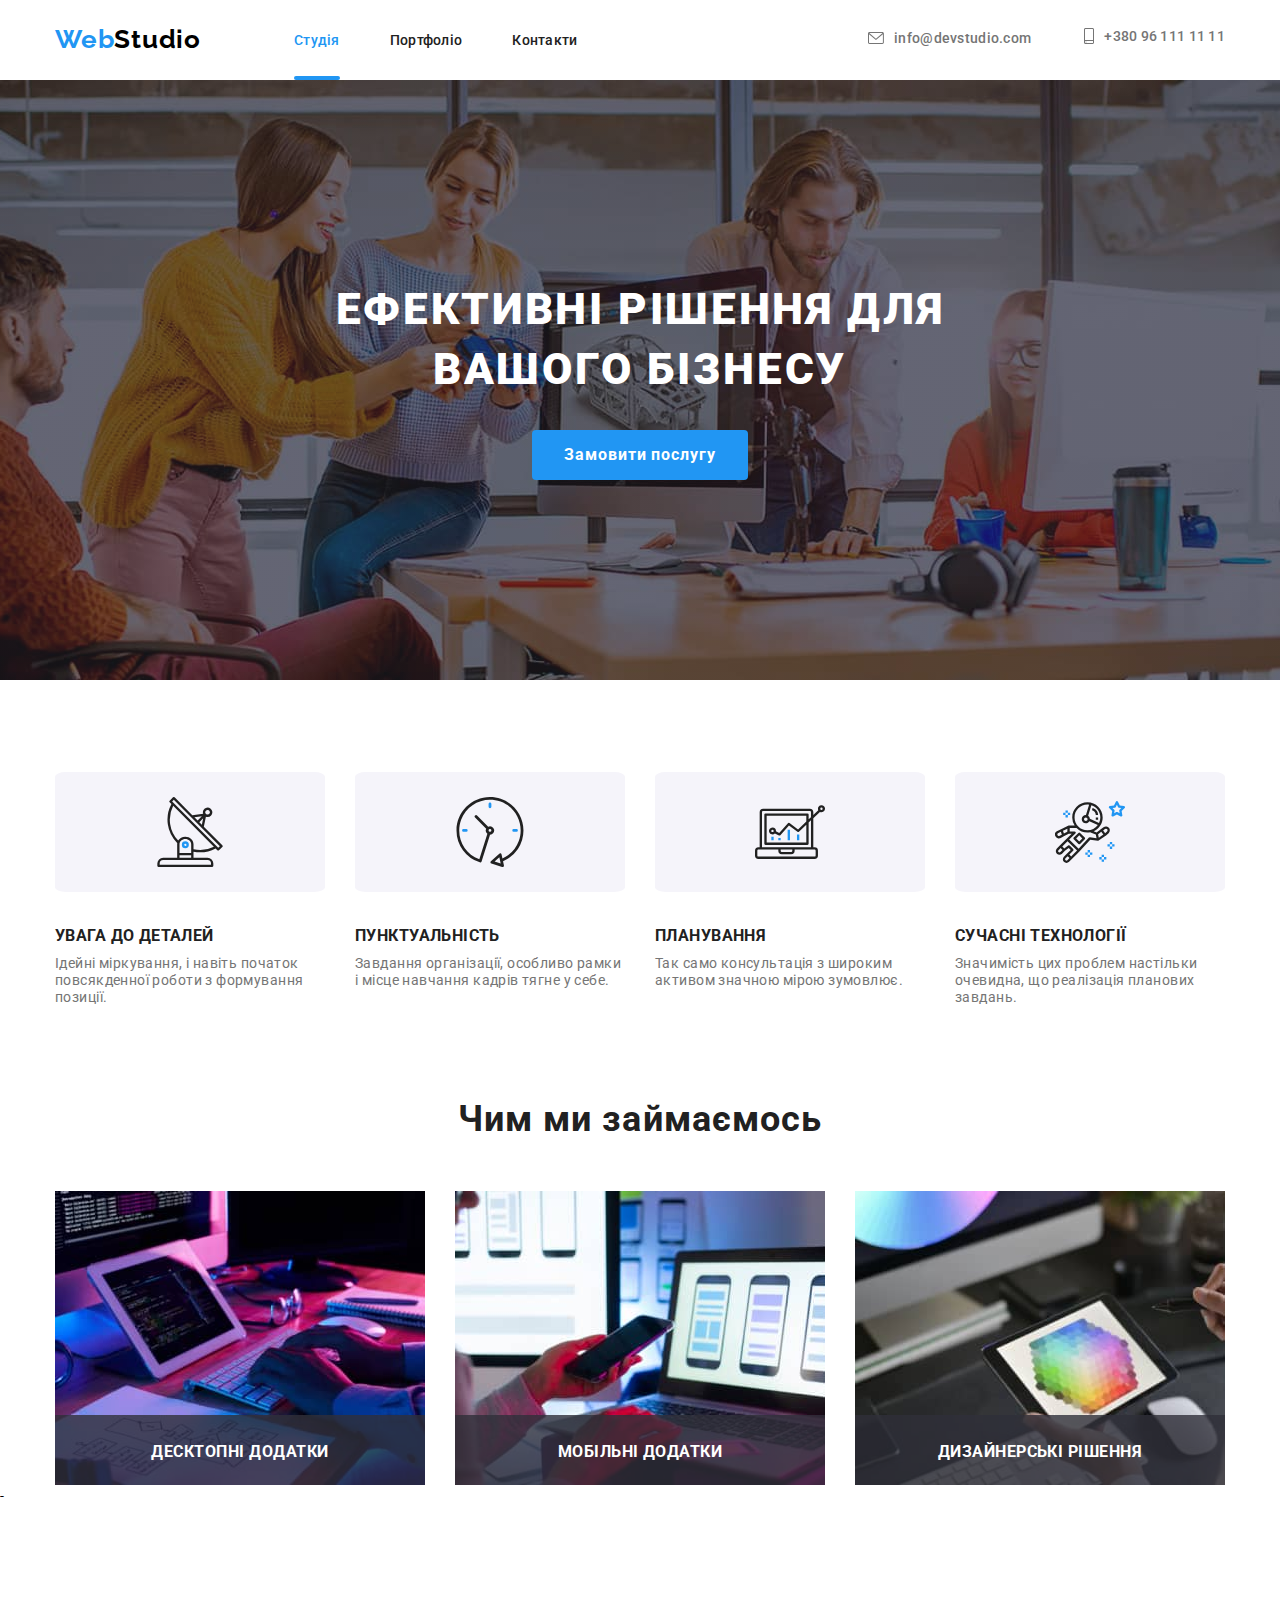
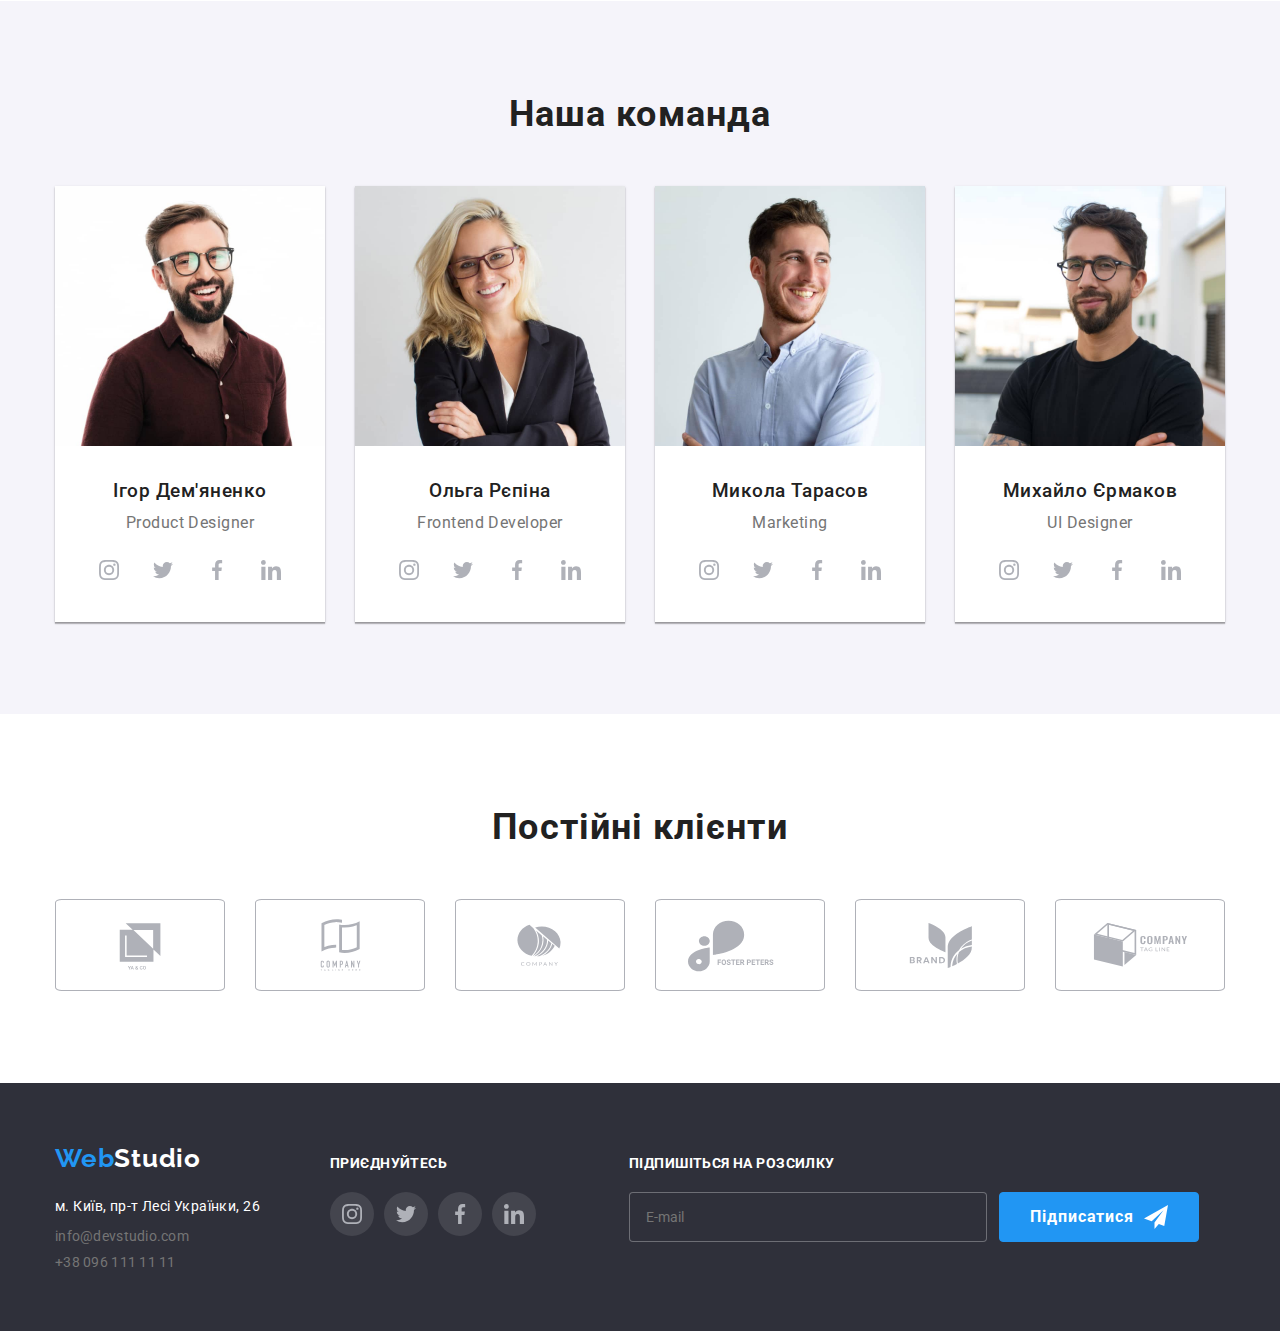
<file: index.html>
<!DOCTYPE html>
<html lang="en">
  <head>
    <meta charset="UTF-8" />
    <meta name="viewport" content="width=device-width, initial-scale=1.0" />
    <link
      rel="stylesheet"
      href="https://cdnjs.cloudflare.com/ajax/libs/modern-normalize/2.0.0/modern-normalize.min.css"
    />
    <link rel="stylesheet" href="./css/styles.css" />
    <link
      href="https://fonts.googleapis.com/css2?family=Raleway:wght@700&family=Roboto:wght@400;500;700;900&display=swap"
      rel="stylesheet"
    />

    <title>Main</title>
  </head>
  <body>
    <!-- Header -->
    <header class="header">
      <div class="container">
        <a class="logo" href="/index.html"><span class="logo-word">Web</span>Studio</a>
        <nav class="main-nav">
          <ul class="site-nav list">
            <li class="item"><a class="link current" href="">Студія</a></li>
            <li class="item"><a class="link" href="./portfolio.html">Портфоліо</a></li>
            <li class="item"><a class="link" href="">Контакти</a></li>
          </ul>
        </nav>
        <div class="contacts list">
          <a class="link icon-mail" href="mailto:info@devstudio.com">
            <svg class="icon-contact" width="16" height="12">
              <use href="./images/sprite.svg#icon-mail"></use>
            </svg>
            info@devstudio.com</a
          >
          <a class="link icon-phone" href="tel: +380961111111">
            <svg class="icon-contact" width="10" height="16">
              <use href="./images/sprite.svg#icon-phone"></use>
            </svg>
            +380 96 111 11 11</a
          >
        </div>
      </div>
    </header>
    <!-- Main -->
    <main>
      <!-- Hero -->
      <section class="hero">
        <h1 class="hero-title">
          Ефективні рішення для <br />
          вашого бізнесу
        </h1>
        <button class="button" type="button" data-open-modal>Замовити послугу</button>
      </section>
      <!-- Features -->
      <section class="section features">
        <div class="container">
          <ul class="feature-list">
            <li class="item">
              <svg class="icon-features" width="70" height="70">
                <use href="./images/sprite.svg#icon-antenna"></use>
              </svg>
              <h3 class="title">УВАГА ДО ДЕТАЛЕЙ</h3>
              <p class="description">
                Ідейні міркування, і навіть початок повсякденної роботи з формування позиції.
              </p>
            </li>
            <li class="item">
              <svg class="icon-features" width="70" height="70">
                <use href="./images/sprite.svg#icon-clock"></use>
              </svg>
              <h3 class="title">ПУНКТУАЛЬНІСТЬ</h3>
              <p class="description">
                Завдання організації, особливо рамки і місце навчання кадрів тягне у себе.
              </p>
            </li>
            <li class="item">
              <svg class="icon-features" width="70" height="70">
                <use href="./images/sprite.svg#icon-diagram"></use>
              </svg>
              <h3 class="title">ПЛАНУВАННЯ</h3>
              <p class="description">
                Так само консультація з широким активом значною мірою зумовлює.
              </p>
            </li>
            <li class="item">
              <svg class="icon-features" width="70" height="70">
                <use href="./images/sprite.svg#icon-astronaut"></use>
              </svg>
              <h3 class="title">СУЧАСНІ ТЕХНОЛОГІЇ</h3>
              <p class="description">
                Значимість цих проблем настільки очевидна, що реалізація планових завдань.
              </p>
            </li>
          </ul>
        </div>
      </section>
      <!-- What do we do? -->
      <section class="section examples">
        <div class="container">
          <h2 class="title">Чим ми займаємось</h2>
          <ul class="communicate-list">
            <li class="item">
              <img
                height="294"
                width="370"
                src="./images/box-1.jpg"
                alt="A person is typing on a tablet"
              />
              <div class="thumb"><h3 class="title">Десктопні додатки</h3></div>
            </li>
            <li class="item">
              <img
                height="294"
                width="370"
                src="./images/box-2.jpg"
                alt="Holds the phone in his hand and looks at other phones on the laptop"
              />
              <div class="thumb"><h3 class="title">Мобільні додатки</h3></div>
            </li>
            <li class="item">
              <img
                height="294"
                width="370"
                src="./images/box-3.jpg"
                alt="Color palette on a tablet"
              />
              <div class="thumb"><h3 class="title">Дизайнерські рішення</h3></div>
            </li>
          </ul>
        </div>
        -
      </section>
      <!-- Our team -->
      <section class="section team">
        <div class="container">
          <h2 class="title">Наша команда</h2>
          <ul class="team-list">
            <li class="item">
              <img height="260" width="270" src="./images/our-team-3.jpg" alt="Ігор Дем'яненко" />
              <h3 class="title">Ігор Дем'яненко</h3>
              <p class="description">Product Designer</p>
              <ul class="social-media">
                <li class="list">
                  <a class="link" href="https://www.instagram.com/" target="_blank">
                    <svg class="icon-social instagram" width="20" height="20">
                      <use href="./images/sprite.svg#icon-instagram"></use>
                    </svg>
                  </a>
                </li>
                <li class="list">
                  <a class="link" href="https://twitter.com/" target="_blank"
                    ><svg class="icon-social twitter" width="20" height="20">
                      <use href="./images/sprite.svg#icon-twitter"></use>
                    </svg>
                  </a>
                </li>
                <li class="list">
                  <a class="link" href="https://www.facebook.com/" target="_blank"
                    ><svg class="icon-social facebook" width="20" height="20">
                      <use href="./images/sprite.svg#icon-facebook"></use>
                    </svg>
                  </a>
                </li>
                <li class="list">
                  <a class="link" href="https://www.linkedin.com/" target="_blank"
                    ><svg class="icon-social linkedin" width="20" height="20">
                      <use href="./images/sprite.svg#icon-linkedin"></use>
                    </svg>
                  </a>
                </li>
              </ul>
            </li>
            <li class="item">
              <img height="260" width="270" src="./images/our-team-2.jpg" alt="Ольга Рєпіна" />
              <h3 class="title">Ольга Рєпіна</h3>
              <p class="description">Frontend Developer</p>
              <ul class="social-media">
                <li class="list">
                  <a class="link" href="https://www.instagram.com/" target="_blank">
                    <svg class="icon-social instagram" width="20" height="20">
                      <use href="./images/sprite.svg#icon-instagram"></use>
                    </svg>
                  </a>
                </li>
                <li class="list">
                  <a class="link" href="https://twitter.com/" target="_blank"
                    ><svg class="icon-social twitter" width="20" height="20">
                      <use href="./images/sprite.svg#icon-twitter"></use>
                    </svg>
                  </a>
                </li>
                <li class="list">
                  <a class="link" href="https://www.facebook.com/" target="_blank"
                    ><svg class="icon-social facebook" width="20" height="20">
                      <use href="./images/sprite.svg#icon-facebook"></use>
                    </svg>
                  </a>
                </li>
                <li class="list">
                  <a class="link" href="https://www.linkedin.com/" target="_blank"
                    ><svg class="icon-social linkedin" width="20" height="20">
                      <use href="./images/sprite.svg#icon-linkedin"></use>
                    </svg>
                  </a>
                </li>
              </ul>
            </li>
            <li class="item">
              <img height="260" width="270" src="./images/our-team-1.jpg" alt="Микола Тарасов" />
              <h3 class="title">Микола Тарасов</h3>
              <p class="description">Marketing</p>
              <ul class="social-media">
                <li class="list">
                  <a class="link" href="https://www.instagram.com/" target="_blank">
                    <svg class="icon-social instagram" width="20" height="20">
                      <use href="./images/sprite.svg#icon-instagram"></use>
                    </svg>
                  </a>
                </li>
                <li class="list">
                  <a class="link" href="https://twitter.com/" target="_blank"
                    ><svg class="icon-social twitter" width="20" height="20">
                      <use href="./images/sprite.svg#icon-twitter"></use>
                    </svg>
                  </a>
                </li>
                <li class="list">
                  <a class="link" href="https://www.facebook.com/" target="_blank"
                    ><svg class="icon-social facebook" width="20" height="20">
                      <use href="./images/sprite.svg#icon-facebook"></use>
                    </svg>
                  </a>
                </li>
                <li class="list">
                  <a class="link" href="https://www.linkedin.com/" target="_blank"
                    ><svg class="icon-social linkedin" width="20" height="20">
                      <use href="./images/sprite.svg#icon-linkedin"></use>
                    </svg>
                  </a>
                </li>
              </ul>
            </li>
            <li class="item">
              <img height="260" width="270" src="./images/our-team-4.jpg" alt="Михайло Єрмаков" />
              <h3 class="title">Михайло Єрмаков</h3>
              <p class="description">UI Designer</p>
              <ul class="social-media">
                <li class="list">
                  <a class="link" href="https://www.instagram.com/" target="_blank">
                    <svg class="icon-social instagram" width="20" height="20">
                      <use href="./images/sprite.svg#icon-instagram"></use>
                    </svg>
                  </a>
                </li>
                <li class="list">
                  <a class="link" href="https://twitter.com/" target="_blank"
                    ><svg class="icon-social twitter" width="20" height="20">
                      <use href="./images/sprite.svg#icon-twitter"></use>
                    </svg>
                  </a>
                </li>
                <li class="list">
                  <a class="link" href="https://www.facebook.com/" target="_blank"
                    ><svg class="icon-social facebook" width="20" height="20">
                      <use href="./images/sprite.svg#icon-facebook"></use>
                    </svg>
                  </a>
                </li>
                <li class="list">
                  <a class="link" href="https://www.linkedin.com/" target="_blank"
                    ><svg class="icon-social linkedin" width="20" height="20">
                      <use href="./images/sprite.svg#icon-linkedin"></use>
                    </svg>
                  </a>
                </li>
              </ul>
            </li>
          </ul>
        </div>
      </section>
      <!-- Clients -->
      <section class="section clients">
        <div class="container">
          <h2 class="title">Постійні клієнти</h2>
          <ul class="client-list list">
            <li class="item">
              <svg class="logo client-1" width="106" height="60">
                <use href="./images/sprite.svg#icon-logo-1"></use>
              </svg>
            </li>
            <li class="item">
              <svg class="logo client-2" width="106" height="60">
                <use href="./images/sprite.svg#icon-logo-2"></use>
              </svg>
            </li>
            <li class="item">
              <svg class="logo client-3" width="106" height="60">
                <use href="./images/sprite.svg#icon-logo-3"></use>
              </svg>
            </li>
            <li class="item">
              <svg class="logo client-4" width="106" height="60">
                <use href="./images/sprite.svg#icon-logo-4"></use>
              </svg>
            </li>
            <li class="item">
              <svg class="logo client-5" width="106" height="60">
                <use href="./images/sprite.svg#icon-logo-5"></use>
              </svg>
            </li>
            <li class="item">
              <svg class="logo client-6" width="106" height="60">
                <use href="./images/sprite.svg#icon-logo-6"></use>
              </svg>
            </li>
          </ul>
        </div>
      </section>
    </main>
    <!-- Footer -->
    <footer class="footer">
      <div class="container">
        <div class="container-address">
          <a class="footer-logo" href="/index.html"><span class="logo-word">Web</span>Studio</a>
          <div class="address-social">
            <address class="address">
              <p class="street item">м. Київ, пр-т Лесі Українки, 26</p>
              <div class="contacts list">
                <a class="link item" href="mailto:info@devstudio.com">info@devstudio.com</a>
                <a class="link item" href="tel:+380961111111">+38 096 111 11 11</a>
              </div>
            </address>
          </div>
        </div>

        <div class="social">
          <p class="description">приєднуйтесь</p>
          <ul class="social-media list">
            <li class="list">
              <a class="link" href="https://www.instagram.com/" target="_blank">
                <svg class="icon-social instagram" width="20" height="20">
                  <use href="./images/sprite.svg#icon-instagram"></use>
                </svg>
              </a>
            </li>
            <li class="list">
              <a class="link" href="https://twitter.com/" target="_blank"
                ><svg class="icon-social twitter" width="20" height="20">
                  <use href="./images/sprite.svg#icon-twitter"></use>
                </svg>
              </a>
            </li>
            <li class="list">
              <a class="link" href="https://www.facebook.com/" target="_blank"
                ><svg class="icon-social facebook" width="20" height="20">
                  <use href="./images/sprite.svg#icon-facebook"></use>
                </svg>
              </a>
            </li>
            <li class="list">
              <a class="link" href="https://www.linkedin.com/" target="_blank"
                ><svg class="icon-social linkedin" width="20" height="20">
                  <use href="./images/sprite.svg#icon-linkedin"></use>
                </svg>
              </a>
            </li>
          </ul>
        </div>

        <div class="subscribe">
          <form class="form" autocomplete="off">
            <label for="mail" class="form-label">Підпишіться на розсилку</label>
            <input class="form-input" type="email" name="mail" id="mail" placeholder="E-mail" />

            <button class="button" type="submit">
              Підписатися
              <svg class="icon-send" width="24" height="24">
                <use href="./images/sprite.svg#icon-send"></use>
              </svg>
            </button>
          </form>
        </div>
      </div>
    </footer>

    <div class="backdrop is-hidden" data-backdrop>
      <div class="modal">
        <button class="btn-close" data-close-modal>
          <img src="./images/icon-close.svg" alt="хрестик" />
        </button>
        <h3 class="title">Залиште свої дані, ми вам передзвонимо</h3>
        <form class="form">
          <label class="form-field">
            <span class="form-label">Ім'я</span>
            <input class="form-input" type="text" name="name" placeholder=" " />
            <span class="icon">
              <svg class="icon-email" width="18px" height="18px">
                <use href="./images/sprite.svg#icon-person"></use>
              </svg>
            </span>
          </label>

          <label class="form-field">
            <span class="form-label">Телефон</span>
            <input class="form-input" type="tel" name="tel" placeholder=" " />
            <span class="icon">
              <svg class="icon-email" width="18px" height="18px">
                <use href="./images/sprite.svg#icon-tel"></use>
              </svg>
            </span>
          </label>

          <label class="form-field">
            <span class="form-label">Пошта</span>
            <input class="form-input" type="email" name="email" placeholder=" " />
            <span class="icon">
              <svg class="icon-email" width="18px" height="18px">
                <use href="./images/sprite.svg#icon-email"></use>
              </svg>
            </span>
          </label>

          <label class="form-field">
            <span class="form-label">Коментар</span>
            <textarea
              class="comment"
              name="comment"
              rows="10"
              placeholder="Введіть текст"
            ></textarea>
          </label>

          <label class="policy">
            <input class="checkbox" type="checkbox" name="checkbox" placeholder=" " />
            <span class="icon-policy"></span>
            <span class="form-label"
              >Погоджуюся з розсилкою та приймаю <a href="#" class="accent">Умови договору</a></span
            >
          </label>

          <button class="button" type="submit">Відправити</button>
        </form>
      </div>
    </div>
    <script src="./modal.js"></script>
  </body>
</html>
</file>
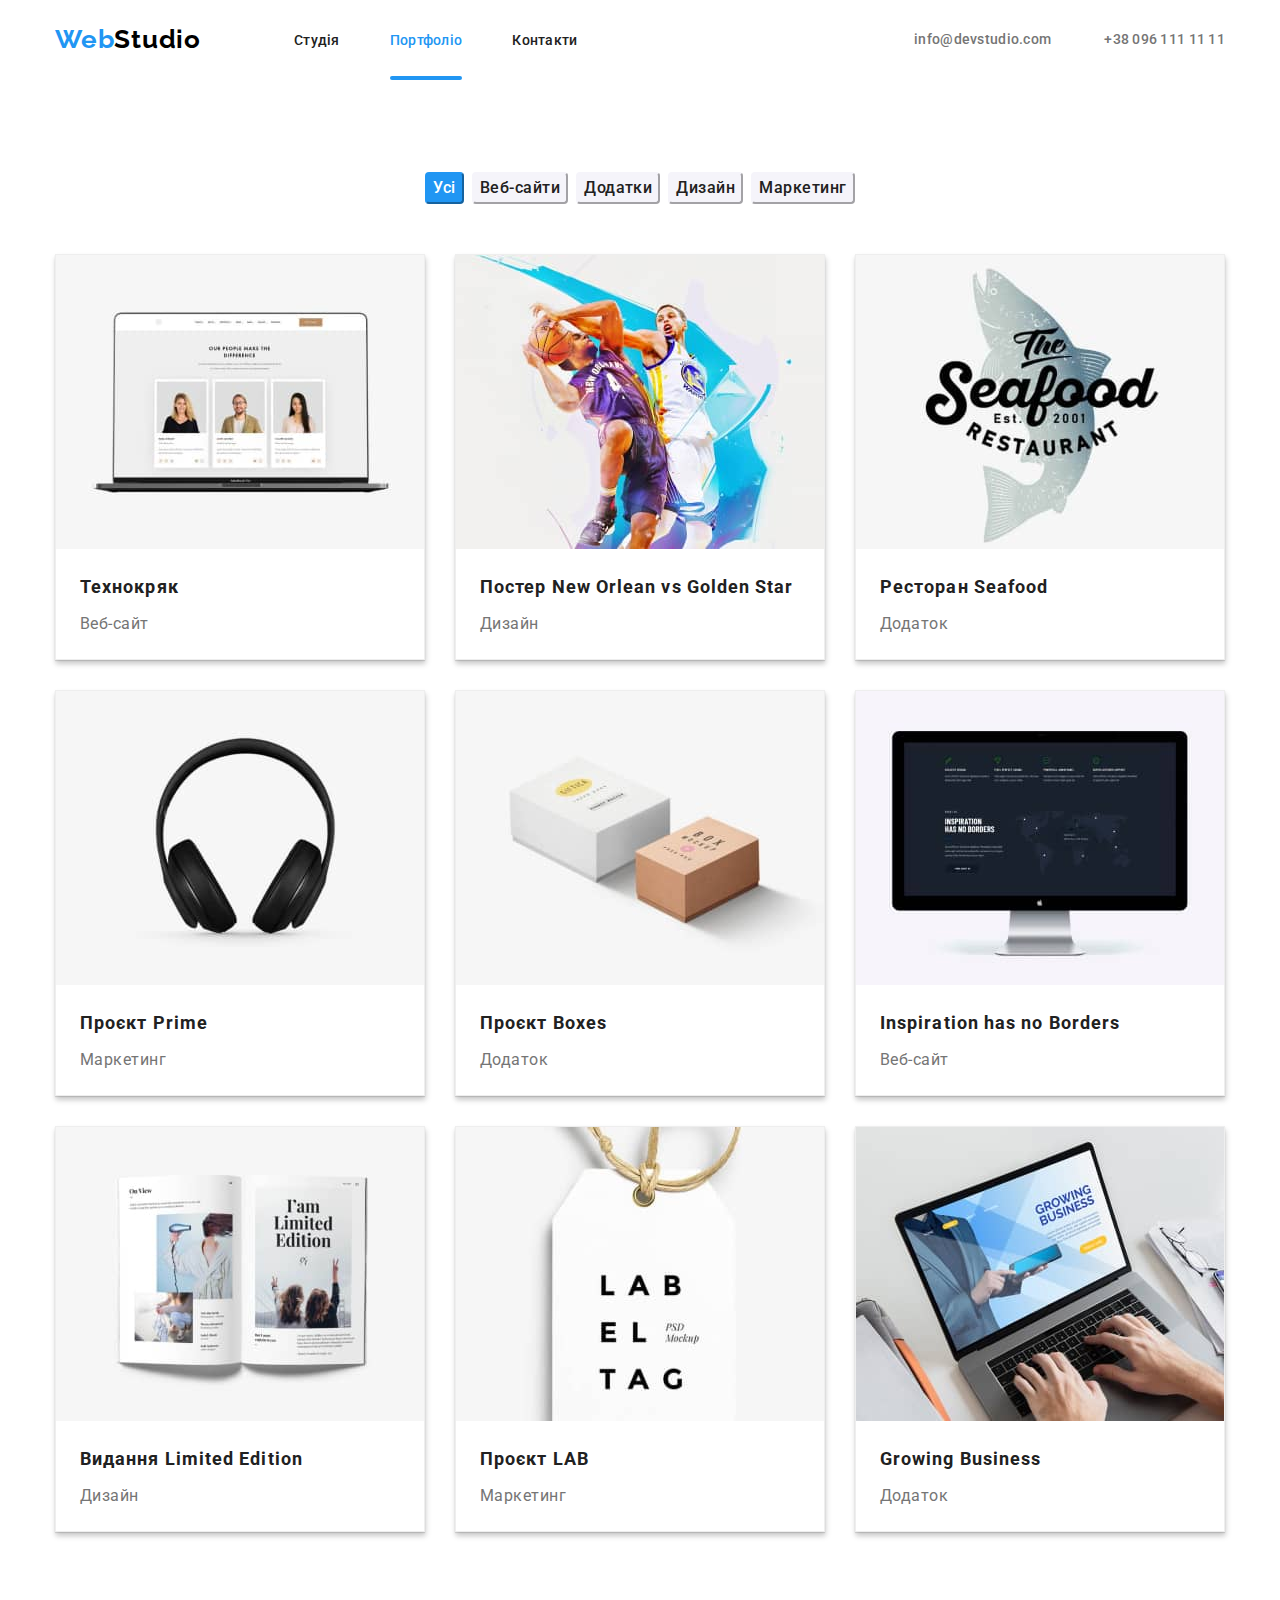
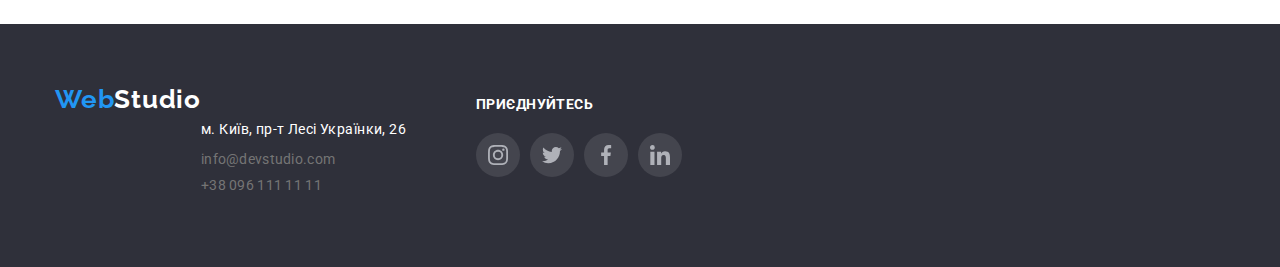
<file: portfolio.html>
<!DOCTYPE html>
<html lang="en">
  <head>
    <meta charset="UTF-8" />
    <meta name="viewport" content="width=device-width, initial-scale=1.0" />
    <link
      rel="stylesheet"
      href="https://cdnjs.cloudflare.com/ajax/libs/modern-normalize/2.0.0/modern-normalize.min.css"
    />
    <link rel="stylesheet" href="./css/styles.css" />
    <link
      href="https://fonts.googleapis.com/css2?family=Raleway:wght@700&family=Roboto:wght@400;500;700;900&display=swap"
      rel="stylesheet"
    />
    <title>Portfolio</title>
  </head>
  <body>
    <!-- Header -->
    <header class="header">
      <div class="container">
        <a class="logo" href="/index.html"><span class="logo-word">Web</span>Studio</a>
        <nav class="main-nav">
          <ul class="site-nav list">
            <li class="item"><a class="link" href="./index.html">Студія</a></li>
            <li class="item"><a class="link current" href="">Портфоліо</a></li>
            <li class="item"><a class="link" href="">Контакти</a></li>
          </ul>
        </nav>
        <div class="contacts list">
          <a class="link mail" href="mailto:info@devstudio.com">info@devstudio.com</a>
          <a class="link" href="tel: +380961111111">+38 096 111 11 11</a>
        </div>
      </div>
    </header>
    <!-- Main -->
    <main>
      <section class="section">
        <div class="container">
          <ul class="categories-list">
            <li class="item"><button type="button" class="primary current">Усі</button></li>
            <li class="item"><button type="button" class="primary">Веб-сайти</button></li>
            <li class="item"><button type="button" class="primary">Додатки</button></li>
            <li class="item"><button type="button" class="primary">Дизайн</button></li>
            <li class="item"><button type="button" class="primary">Маркетинг</button></li>
          </ul>
          <ul class="categories list">
            <li class="container-bg">
              <div class="img-thumb">
                <img height="294" width="370" src="./images/img-1.jpg" alt="Технокряк" />
                <div class="categories-thumb">
                  <p class="text">
                    Ресурс пропонує комплексні пропозиції з різним рівнем функціоналу та сервісів.
                    Все це дозволить відвідувачу отримати вичерпні відомості про компанію чи
                    приватну особу.
                  </p>
                </div>
              </div>

              <h2 class="title">Технокряк</h2>
              <p class="description">Веб-сайт</p>
            </li>
            <li class="container-bg">
              <div class="img-thumb">
                <img height="294" width="370" src="./images/img-2.jpg" alt="Технокряк" />
                <div class="categories-thumb">
                  <p class="text">
                    Ресурс пропонує комплексні пропозиції з різним рівнем функціоналу та сервісів.
                    Все це дозволить відвідувачу отримати вичерпні відомості про компанію чи
                    приватну особу.
                  </p>
                </div>
              </div>
              <h2 class="title">Постер New Orlean vs Golden Star</h2>
              <p class="description">Дизайн</p>
            </li>
            <li class="container-bg">
              <div class="img-thumb">
                <img height="294" width="370" src="./images/img-3.jpg" alt="Технокряк" />
                <div class="categories-thumb">
                  <p class="text">
                    Ресурс пропонує комплексні пропозиції з різним рівнем функціоналу та сервісів.
                    Все це дозволить відвідувачу отримати вичерпні відомості про компанію чи
                    приватну особу.
                  </p>
                </div>
              </div>
              <h2 class="title">Ресторан Seafood</h2>
              <p class="description">Додаток</p>
            </li>
            <li class="container-bg">
              <div class="img-thumb">
                <img height="294" width="370" src="./images/img-4.jpg" alt="Технокряк" />
                <div class="categories-thumb">
                  <p class="text">
                    Ресурс пропонує комплексні пропозиції з різним рівнем функціоналу та сервісів.
                    Все це дозволить відвідувачу отримати вичерпні відомості про компанію чи
                    приватну особу.
                  </p>
                </div>
              </div>
              <h2 class="title">Проєкт Prime</h2>
              <p class="description">Маркетинг</p>
            </li>
            <li class="container-bg">
              <div class="img-thumb">
                <img height="294" width="370" src="./images/img-5.jpg" alt="Технокряк" />
                <div class="categories-thumb">
                  <p class="text">
                    Ресурс пропонує комплексні пропозиції з різним рівнем функціоналу та сервісів.
                    Все це дозволить відвідувачу отримати вичерпні відомості про компанію чи
                    приватну особу.
                  </p>
                </div>
              </div>
              <h2 class="title">Проєкт Boxes</h2>
              <p class="description">Додаток</p>
            </li>
            <li class="container-bg">
              <div class="img-thumb">
                <img height="294" width="370" src="./images/img-6.jpg" alt="Технокряк" />
                <div class="categories-thumb">
                  <p class="text">
                    Ресурс пропонує комплексні пропозиції з різним рівнем функціоналу та сервісів.
                    Все це дозволить відвідувачу отримати вичерпні відомості про компанію чи
                    приватну особу.
                  </p>
                </div>
              </div>
              <h2 class="title">Inspiration has no Borders</h2>
              <p class="description">Веб-сайт</p>
            </li>
            <li class="container-bg">
              <div class="img-thumb">
                <img height="294" width="370" src="./images/img-7.jpg" alt="Технокряк" />
                <div class="categories-thumb">
                  <p class="text">
                    Ресурс пропонує комплексні пропозиції з різним рівнем функціоналу та сервісів.
                    Все це дозволить відвідувачу отримати вичерпні відомості про компанію чи
                    приватну особу.
                  </p>
                </div>
              </div>

              <h2 class="title">Видання Limited Edition</h2>
              <p class="description">Дизайн</p>
            </li>
            <li class="container-bg">
              <div class="img-thumb">
                <img height="294" width="370" src="./images/img-8.jpg" alt="Технокряк" />
                <div class="categories-thumb">
                  <p class="text">
                    Ресурс пропонує комплексні пропозиції з різним рівнем функціоналу та сервісів.
                    Все це дозволить відвідувачу отримати вичерпні відомості про компанію чи
                    приватну особу.
                  </p>
                </div>
              </div>

              <h2 class="title">Проєкт LAB</h2>
              <p class="description">Маркетинг</p>
            </li>
            <li class="container-bg">
              <div class="img-thumb">
                <img height="294" width="370" src="./images/img-9.jpg" alt="Технокряк" />
                <div class="categories-thumb">
                  <p class="text">
                    Ресурс пропонує комплексні пропозиції з різним рівнем функціоналу та сервісів.
                    Все це дозволить відвідувачу отримати вичерпні відомості про компанію чи
                    приватну особу.
                  </p>
                </div>
              </div>
              <h2 class="title">Growing Business</h2>
              <p class="description">Додаток</p>
            </li>
          </ul>
        </div>
      </section>
    </main>
    <!-- Footer -->
    <footer class="footer">
      <div class="container">
        <a class="footer-logo" href="/index.html"><span class="logo-word">Web</span>Studio</a>
        <div class="address-social">
          <address class="address">
            <p class="street item">м. Київ, пр-т Лесі Українки, 26</p>
            <div class="contacts list">
              <a class="link item" href="mailto:info@devstudio.com">info@devstudio.com</a>
              <a class="link item" href="tel:+380961111111">+38 096 111 11 11</a>
            </div>
          </address>
          <div class="social">
            <p class="description">приєднуйтесь</p>
            <ul class="social-media list">
              <li class="list">
                <a class="link" href="https://www.instagram.com/" target="_blank">
                  <svg class="icon-social instagram" width="20" height="20">
                    <use href="./images/sprite.svg#icon-instagram"></use>
                  </svg>
                </a>
              </li>
              <li class="list">
                <a class="link" href="https://twitter.com/" target="_blank"
                  ><svg class="icon-social twitter" width="20" height="20">
                    <use href="./images/sprite.svg#icon-twitter"></use>
                  </svg>
                </a>
              </li>
              <li class="list">
                <a class="link" href="https://www.facebook.com/" target="_blank"
                  ><svg class="icon-social facebook" width="20" height="20">
                    <use href="./images/sprite.svg#icon-facebook"></use>
                  </svg>
                </a>
              </li>
              <li class="list">
                <a class="link" href="https://www.linkedin.com/" target="_blank"
                  ><svg class="icon-social linkedin" width="20" height="20">
                    <use href="./images/sprite.svg#icon-linkedin"></use>
                  </svg>
                </a>
              </li>
            </ul>
          </div>
        </div>
      </div>
    </footer>
  </body>
</html>
</file>
<file: css/styles.css>
:root{
--primary-text-color: #212121;
--secondary-text-color: #757575;
--primary-white-color: #FFFFFF;
--secondary-white-color: #F5F4FA;
--thirdly-white-color: #ECECEC;
--accent-color: #2196F3;
--logo-color: #000000;
--bg-color: #2F303A;
--secondary-bg-color: #AFB1B8;

}

body{

    background-color: var(--primary-white-color);
    font-family: Roboto, sans-serif;
    font-size: 14px;
    line-height: 1.71;
}

h1,
h2,
h3,
h4,
h5,
h6,
p,
ul{
    margin: 0;
    padding: 0;
}

h2{
    text-align: center;

    font-size: 36px;
    font-weight: 700;
    line-height: 1.2;
    letter-spacing: 0.03em;
}

.link{
    transition: 250ms cubic-bezier(0.4, 0, 0.2, 1);
}

.container{
    
    margin-left: auto;
    margin-right: auto;
    width: 1170px;
    /* outline: 2px solid tomato;   */
}

.container-main{
    margin-left: auto;
    margin-right: auto;
    width: 1170px;
    /* outline: 2px solid tomato; */
}

.section .title{
    color: var(--primary-text-color);
}

.list{
    list-style: none;
    padding: 0;
    margin: 0;
}

.header > .container{
    display: flex;
    align-items: center;
    margin-top: 0;
    justify-content: space-between;
}

/* Logo */
.logo{
    color: var(--logo-color);
    font-family: Raleway;
    text-decoration: none;
    font-size: 26px;
    font-weight: 700;
    line-height: 1.2;
    letter-spacing: 0.03em;
}

.logo-word{
    color: var(--accent-color);
}

/* Site nav */

.main-nav > .site-nav{
    display: flex;
    padding: 0;   
}

.site-nav > .item + .item{
    margin-left: 50px;
}

.main-nav{
    display: flex;
    margin-left: 93px;
    align-items: center;
    height: 80px;
}

.site-nav .link{
    color: var(--primary-text-color);
    font-weight: 500;
    line-height: 1.2;
    letter-spacing: 0.02em;
    text-decoration: none;
    display: inline-block;
    padding-top: 32px;
    padding-bottom: 32px;
}

.contacts.list{
    margin-left: auto;

}

.contacts .link{
    color: var(--secondary-text-color);
    font-weight: 500;
    line-height: 1.2;
    letter-spacing: 0.02em;
    text-decoration: none;
    
    align-items: center;
    display: inline-flex;
    cursor: pointer;
    align-self: center;
}

.contacts.list > .link + .link{
    margin-left: 50px;
}

.header .link:hover,.header .link:focus{
    color: var(--accent-color);
}

.site-nav .link.current{
    color: var(--accent-color);


}

.site-nav .item{
    position: relative;

}

.site-nav a{

}

.site-nav .link.current::after {
    content: '';
    position: absolute;
    left: 0;
    bottom: 0;
    width: 100%;
    height: 4px;
    border-radius: 2px;
    display: block;
    background-color: #2196f3;
}

.icon-contact{
    margin-right: 10px;
    fill: currentColor;
}



/* .link.icon-mail::before{
    content: "";
    width: 16px;
    height: 12px;
    margin-right: 10px;

    background-image: url(../images/envelope.svg);
    background-size: contain;
    background-repeat: no-repeat;
    background-position: center;
}


.link.icon-phone::before{

    width: 10px;
    height: 16px;
    content: "";
    margin-right: 10px;
    background-image: url(../images/smartphone.svg);
    background-size: contain;
 
} */

/* Hero */

.hero{
    background-color: var(--bg-color);
    
    background-image: linear-gradient( to right, rgba(47, 48, 58, 0.4), rgba(47, 48, 58, 0.4) ), url("../images/background.jpg");
    
    background-repeat: no-repeat;
    background-position: center;
    max-width: 1600px;
    height: 600px;
    text-align: center;
    margin-left: auto;
    margin-right: auto;

}

.hero-title{
    color: var(--primary-white-color);
    font-size: 44px;
    font-weight: 900;
    line-height: 1.36;
    text-align: center;
    letter-spacing: 0.06em;
    text-transform: uppercase;
    padding-top: 200px;
}

.hero > .button{
    color: var(--primary-white-color);
    background-color: var(--accent-color);
    width: 216px;
    height: 50px;
    text-align: center;

    border: inherit;
    border-radius: 4px;
    font-size: 16px;
    font-weight: 700;
    line-height: 1.88;
    letter-spacing: 0.06em;
    margin-top: 30px;
    cursor: pointer;
}

/* Features */

.features{
    margin-top: 92px;
}

.feature-list{
    display: flex;
    padding: 0;

    list-style: none;
    color: var(--secondary-text-color);
    font-weight: 700;
    line-height: 1.2;
    letter-spacing: 0.03em;
}

.feature-list > .item + .item{
    margin-left: 30px;
}

.feature-list .title{
    text-transform: uppercase;
    margin-top: 30px;
}

.feature-list .description{
    width: calc((1170px - 3 * 30px)/4 );
    margin-top: 10px;

    font-weight: 400;
}

.feature-list .icon-features{
    width: 270px;
    height: 120px;
    background-color: var(--secondary-white-color);
    padding: 25px 100px;
    border-radius: 4%;
}

/* .feature-list .item::before{
    display: block;
    content:"";
    margin-bottom: 30px;
    height: 120px;

    border-radius: 4%;
    background-color: var(--secondary-white-color);
    background-repeat: no-repeat;
    background-position:  center;
} */

/* .icon-antenna::before{
    background-image: url(../images/antenna.svg);
}

.icon-clock::before{
    background-image: url(../images/clock.svg);
}

.icon-diagram::before{
    background-image: url(../images/diagram.svg);
}

.icon-astronaut::before{
    background-image: url(../images/astronaut.svg);
}
 */


/* What do we do?  */

.examples{
    margin-top: 92px;
}
.communicate-list{
    display: flex;
    padding: 0;
    margin-top: 50px;
    list-style: none;
}

.communicate-list img{
    width: calc((1170px - 2 * 30px) / 3 );
    display: block;
}

.communicate-list > .item + .item{
    margin-left: 30px;
}

.communicate-list .item{
    position: relative;
}

.communicate-list .thumb{
    position: absolute;
    bottom: 0;
    background: rgba(47, 48, 58, 0.8);
    width: 100%;
    height: 70px;
}

.communicate-list .title{
    display: flex;
    justify-content: center;
    align-content: center;
    align-self: center;
    align-items: center;
    color: var(--primary-white-color);

    padding-top: 27px;
    padding-bottom: 27px;
    line-height: 1.2;
    letter-spacing: 0.03em;
    text-align: center;
    text-transform: uppercase;
}

/* Our team */

.team{
    padding-top: 92px;
    margin-top: 92px;
    padding-bottom: 92px;

    background-color: var(--secondary-white-color);
}

.team-list{
    display: flex;
    margin-top: 50px;

    color: var(--secondary-text-color);
    list-style: none;
    font-size: 16px;
    font-weight: 400;
    line-height: 1.2;
    letter-spacing: 0.03em;
    text-align: center;
}

.team-list > .item{
    background-color: var(--primary-white-color);
    width: calc((1170px - 3 * 30px) / 4);
    box-shadow: 0px 2px 1px rgba(0, 0, 0, 0.2), 0px 1px 1px rgba(0, 0, 0, 0.14), 0px 1px 3px rgba(0, 0, 0, 0.12);
}

.team-list > .item + .item{
    margin-left: 30px;
}

.team-list .title{
    margin-top: 30px;

    color: var(--primary-text-color);
    font-weight: 500;
}

.team-list .description{
    margin-top: 10px;
}

.team .social-media{
    display: flex;
    justify-content: space-between;
}

.social-media .link{
    display: flex;
    height: 44px;
    width: 44px;
    justify-content: center;
    align-items: center;
    flex-direction: row;

    border-radius: 50%;
}

.social-media .icon-social{
    fill: #afb1b8;
}

.social-media .link:hover, .social-media .link:focus{
    background-color: var(--accent-color);
}

.link:hover > .instagram, .link:focus > .instagram{
    fill: var(--primary-white-color);
}

.link:hover > .twitter, .link:focus > .twitter{
    fill: var(--primary-white-color);
}

.link:hover > .facebook, .link:focus > .facebook{
    fill: var(--primary-white-color);
}

.link:hover > .linkedin, .link:focus > .linkedin{
    fill: var(--primary-white-color);
}

.social-media{
    margin-right: 32px;
    margin-left: 32px;
    margin-top: 16px;
    margin-bottom: 30px;
}
    


/* 
/* .social-media > .list-icpm{
    width: 44px;
    height: 44px;
    
}

.social-media-list {
    display: flex;
    align-content: center;
    justify-content: space-between;
    align-content: center;
    margin-right: 32px;
    margin-left: 32px;
    margin-top: 32px;
}
/* 
.icon-instagram{
width: 20px;
height: 20px;

}

.icon-twitter{
    width: 20px;
    height: 20px;
}

.icon-facebook{
    width: 20px;
    height: 20px;
}

.icon-linkedin{
    width: 20px;
    height: 20px; 
} */ 
/* .icon-instagram{
    content: "";
    width: 20px;
    height: 20px;

    background-repeat: no-repeat;
    background-position:center;
    margin-bottom: 30px;
    margin-top: 16px;
} */




/* .icon-twitter{
    content: "";
    width: 44px;
    height: 44px;
    outline: red solid 1px;
    background-image: url(../images/twitter.svg);
    background-color: black;
    background-repeat: no-repeat;
    background-position:center;
    margin-bottom: 30px;
    margin-top: 16px;
} */

/* .social-media-list{
    display: flex;
    align-content: center;
} */ 

/* Clients */


.client-list > .item{
    width: calc((1170px - 5 * 30px)/ 6);
    height: 92px;
    border: 1px solid #afb1b8;
    border-radius: 4%;
    fill: #afb1b8;

    transition: 250ms cubic-bezier(0.4, 0, 0.2, 1);
}

.clients{
    margin-top: 92px;
}

.client-list{
    display: flex;
    padding-top: 50px;

}

.client-list .logo{
    margin: 16px 32px;
}

.client-list > .item + .item{
    margin-left: 30px;
}

.client-list > .item:hover, .client-list > .item:focus{
    border: 1px solid var(--accent-color);
    fill: var(--accent-color);
}

/* Footer */
.footer{
    margin-top: 92px;
    padding-top: 60px;
    padding-bottom: 60px;

    background-color: var(--bg-color);
    font-weight: 400;
    letter-spacing: 0.03em;
}

.footer-logo{
    color: var(--primary-white-color);
    font-family: Raleway;
    text-decoration: none;
    font-size: 26px;
    font-weight: 700;
    line-height: 1.2;
    letter-spacing: 0.03em;
}

.footer .contacts.list .link{
    font-style: normal;
    font-weight: 400;
    margin: 0;
}

.address .street{
    color: var(--primary-white-color);
    font-style: normal;
}

.footer .address{
    margin-top: 20px;
}

.footer .contacts .link{
    display: flex;
    flex-direction: column;
    align-items: baseline;

    
}

.footer .link:hover, .footer .link:focus{
    color: var(--accent-color);
}

.footer .contacts.list{
    margin-top: 9px;
}

.footer .container{
    display: flex;
}

.contacts.list > .item + .item{
    margin-top: 9px;
}

.address-social{
    display: flex;
    align-items: center;
}

.social{
    margin-left: 70px;
    margin-top: 12px;
}

.footer .social-media > .list + .list{
    margin-left: 10px;
}

.footer .social-media .link{
    background-color: rgba(255, 255, 255, 0.1);
}
 .social-media .link:hover, .social-media .link:focus{
    background-color: var(--accent-color);
}

.social .description, .subscribe .description{
    color: var(--primary-white-color);
    font-size: 14px;
    font-weight: 700;
    line-height: 1.2;
    letter-spacing: 0.03em;
    text-transform: uppercase;
}

.footer .social-media{
    display: flex;
    margin-top: 20px;
    margin-left: 0;

}

.subscribe{
    
    margin-left: 61px;
    margin-top: 12px;
}

.subscribe .description{
    margin-bottom: 20px;
}

.subscribe .form{
    display: flex;
    align-items: flex-start;
    flex-direction: column;
    position: relative;
    width: 570px;
}

.subscribe .form-input{
    width: 358px;
    height: 50px;
    background-color: var(--bg-color);
    border-radius: 4px;
    border: solid 1px rgba(255, 255, 255, 0.3);
    padding-left: 16px;
    padding-top: 15px;
    padding-bottom: 15px;
    color: var(--primary-white-color);
    margin-right: 12px;
}

.subscribe .button{
    position: absolute;
    bottom: 0;
    right: 0;
    margin-bottom: 0;
    cursor: pointer;
    display: flex;
    background-color: var(--accent-color);
    border-radius: 4px;
    border: 1px solid var(--accent-color);
    width: 200px;
    height: 50px;
    color: var(--primary-white-color);

    justify-content: center;
    align-items: center;


    text-decoration: none;
    font-size: 16px;
    font-weight: 700;
    line-height: 1.88;
    letter-spacing: 0.06em;

}

.subscribe .form-label{
    font-family: Roboto;
    text-decoration: none;
    font-size: 14px;
    font-weight: 700;
    line-height: 1.2;
    letter-spacing: 0.03em;
    color: var(--primary-white-color);
    text-transform: uppercase;
    margin-bottom: 20px;
    cursor: pointer;
}


.subscribe .icon-send{
    fill: var(--primary-white-color);
    margin-left: 10px;
}

.form-input::placeholder{

}


/* Categories */

.categories-list{
    display: flex;
    margin-top: 92px;
    justify-content: center;
    list-style: none;
    

}

.categories-list .primary{
    color: var(--primary-text-color);
    background-color: var(--secondary-white-color);
    font-size: 16px;
    font-weight: 500;
    line-height: 1.63; 
    letter-spacing: 0.03em;

    border-radius: 4px;
    border-color: var(--secondary-white-color);

    cursor: pointer;
}

.categories-list .primary:active{
    color: var(--primary-white-color);
    background-color: var(--accent-color);
    border-color: var(--accent-color) ;
}
.categories-list .current{
    color: var(--primary-white-color);
    background-color: var(--accent-color);
    border-color: var(--accent-color);
}

.categories-list > .item + .item{
    margin-left: 8px;
}

.categories{
    margin-top: 50px;

    color: var(--secondary-text-color);
    font-size: 16px;
    font-weight: 400;
    line-height: 1.88; 
    letter-spacing: 0.03em;
}

.categories .title{
    color: var(--primary-text-color);
    font-size: 18px;
    font-weight: 700;
    line-height: 2;
    letter-spacing: 0.06em;
    text-align: left;
}

.categories.list{
    display: flex;
    flex-wrap: wrap;
}



.categories-thumb{
    position: relative;
}

.container-bg:hover .categories-thumb{
    opacity: 1;
    transform: translateY(0);
}

.container-bg:hover .text{
    opacity: 1;
}

.img-thumb{
    position: relative;
    overflow: hidden;
}

.categories-thumb{

    position: absolute;
    top: 0;
    left: 0;
    width: 100%;
    height: 100%;
    background-color: rgba(33, 150, 243, 0.9);
    opacity: 0;

    transform: translateY(100%);
    transition: transform 250ms cubic-bezier(0.4, 0, 0.2, 1), opacity 250ms cubic-bezier(0.4, 0, 0.2, 1);
    
}

.categories-thumb .text{

position: absolute;
top: 0;
left: 0;
padding: 63px 24px;
color: black;
opacity: 0;
width: 100%;
height: 100%;

font-size: 18px;
font-weight: 400;
line-height: 1.56;
text-align: left;

}



.container-bg{
    position: relative;
    border: 1px solid #EEE;
    box-shadow: 1px 4px 6px 0px rgba(0, 0, 0, 0.16), 0px 4px 4px 0px rgba(0, 0, 0, 0.06), 0px 1px 1px 0px rgba(0, 0, 0, 0.12);

    background: var(--primary-white-color);
    width: calc((1170px - 2 * 30px )/ 3);
    margin-right: 30px;
    margin-bottom: 30px;
}

.container-bg:nth-child(3n){
    margin-right: 0;
}

.container-bg:nth-last-child(-n + 3){
    margin-bottom: 0;
}

.container-bg img{
    display: block;
}

.container-bg .title{
    margin-left: 24px;
    margin-right: 24px;
    margin-top: 20px;
}

.container-bg .description{
    margin-left: 24px;
    margin-right: 24px;
    margin-top: 4px;
    margin-bottom: 20px;
}

/* Modal */

.backdrop {
    position: fixed;
    top: 0;
    left: 0;
    width: 100%;
    height: 100%;
    background-color: rgba(0,0,0,0.5);
    transition: opacity 250ms cubic-bezier(0.4, 0, 0.2, 1);
    opacity: 1;
}

 .backdrop.is-hidden{
    visibility: visible;
    opacity: 0;
    pointer-events: none;
} 

.backdrop.is-hidden .modal{
    transform:  translate(-50%,-50%) scale(1.1);
}

.modal{
    position: absolute;
    top: 50%;
    left: 50%;
    transform: translate(-50%,-50%) scale(1);

    height: 581px;
    width: 528px;


    background-color: #fff;
    
    transition: transform 250ms cubic-bezier(0.4, 0, 0.2, 1);
}

.modal .title{
    display: flex;
    justify-content: center;
    margin-top: 40px;
    margin-right: 40px;
    margin-left: 40px;

    font-size: 20px;
    font-weight: 700;
    line-height: 1.2;
    letter-spacing: 0.03em;
}

.modal .form{
    margin-top: 2px;
    margin-right: 40px;
    margin-left: 40px;
}

.modal .form-field{
    position: relative;
    display: flex;
    flex-direction: column;
    margin-top: 10px;
}

.modal .comment{
    resize: none;
    width: 100%;
    max-height: 120px;
    border: 1px solid rgba(33, 33, 33,0.2);
    border-radius: 4px;
    margin-top: 4px;
    padding: 12px 16px;
    outline: none;
}



.modal .button{
    margin-top: 30px;

    margin-left: 124px;
    display: flex;
    justify-content: center;
    align-items: center;
    background-color: var(--accent-color);
    border-radius: 4px;
    border: 1px solid var(--accent-color);
    width: 200px;
    height: 50px;
    color: var(--primary-white-color);
    cursor: pointer;
}

.modal .form-input{

    border: 1px solid rgba(33, 33, 33,0.2);
    border-radius: 4px;
    height: 40px;
    margin-top: 4px;
    padding-left: 42px;
    padding-top: 12px;
    padding-bottom: 12px;
    outline: none;
 
}

.modal .comment::placeholder{
    font-size: 12px;
    font-weight: 400;
    line-height: 1.2;
    letter-spacing: 0.01em;
    color: rgba(117, 117, 117,0.5);
}



.modal .form-label{
    font-size: 12px;
    font-weight: 400;
    line-height: 1.2;
    letter-spacing: 0.01em;
    color: var(--secondary-text-color);
}

.modal .policy{
    display: flex;

    margin-top: 20px;
}

.modal .icon{
    position: absolute;
    top: 50%;
    left: 12px;

    display: inline-block;
    width: 18px;
    height: 18px;
    fill: var(--primary-text-color);
}

.form-input:focus ~ .icon{
    fill: var(--accent-color);
} 

.modal .form-input:focus, .modal .comment:focus{
    border: 1px solid var(--accent-color);
}

.modal .checkbox{
    appearance: none;

    display: block;
    height: 24px;
    overflow: hidden;
}

.policy{
 display: flex;
 align-items: center;
}

.policy .form-label{
    font-size: 14px;
    line-height: 1.71;
    letter-spacing: 0.03em;
    margin-left: 10px;
}

.icon-policy{

    display: inline-block;
    width: 15px;
    height: 15px;

    border: 2px solid var(--primary-text-color);
    border-radius: 4px;
}

.policy .accent{
    color: var(--accent-color);
}

.checkbox:checked + .icon-policy{
    border-color: transparent;
    background-color: orange;
    background-image: url("../images/check.svg");
    background-size: contain;
    background-origin: border-box;
}


.btn-close{
    display: flex;
    position: absolute;
    top: 8px;
    right: 8px;
    width: 30px;
    height: 30px;
    border: 0;
    border-radius: 50%;
    background: #fff;
    align-items: center;
    box-shadow: 0px 2px 1px rgba(0,0,0,0.2), 0px 1px 1px rgba(0,0,0,0.14), 0px 1px 3px rgba(0,0,0,0.12);
    cursor: pointer;
    padding: 1px 6px;
   
}

.btn-close .icon-close{
    fill: var(--logo-color);

    background-size: contain;
}
</file>
